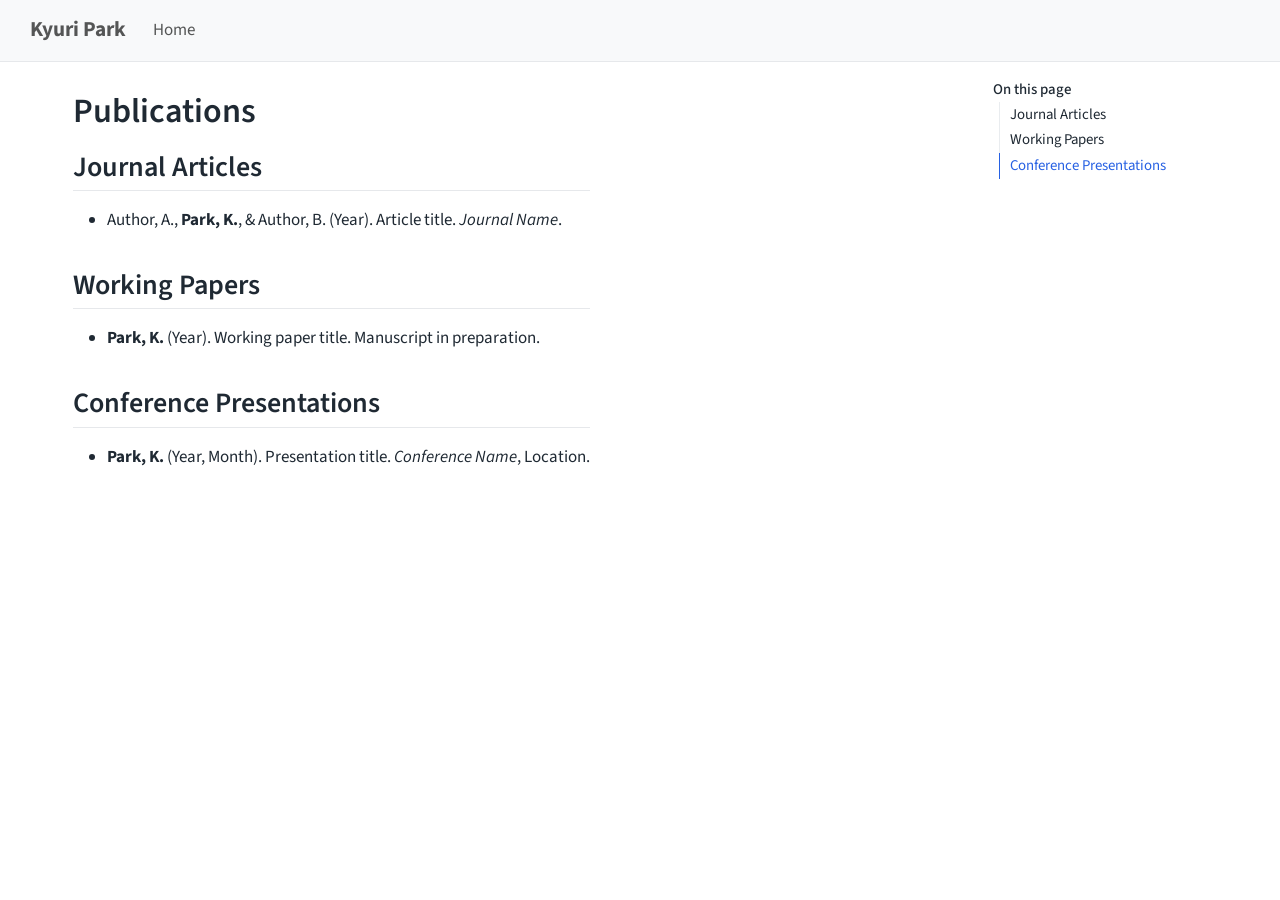
<file: publications.html>
<!DOCTYPE html>
<html xmlns="http://www.w3.org/1999/xhtml" lang="en" xml:lang="en"><head>

<meta charset="utf-8">
<meta name="generator" content="quarto-1.10.19">

<meta name="viewport" content="width=device-width, initial-scale=1.0, user-scalable=yes">


<title>Publications – Kyuri Park</title>
<style>
/* Default styles provided by pandoc.
** See https://pandoc.org/MANUAL.html#variables-for-html for config info.
*/
span.smallcaps{font-variant: small-caps;}
div.columns{display: flex; gap: 1.5em;}
div.column{flex: auto;}
@media screen {
div.columns{gap: min(4vw, 1.5em);}
div.column{overflow-x: auto;}
}
div.hanging-indent{margin-left: 1.5em; text-indent: -1.5em;}
ul.task-list{list-style: none;}
ul.task-list li input[type="checkbox"] {
  width: 0.8em;
  margin: 0 0.8em 0.2em -1em; /* quarto-specific, see https://github.com/quarto-dev/quarto-cli/issues/4556 */ 
  vertical-align: middle;
}
</style>


<script src="site_libs/quarto-nav/quarto-nav.js"></script>
<script src="site_libs/quarto-nav/headroom.min.js"></script>
<script src="site_libs/clipboard/clipboard.min.js"></script>
<script src="site_libs/quarto-search/autocomplete.umd.js"></script>
<script src="site_libs/quarto-search/fuse.min.js"></script>
<script src="site_libs/quarto-search/quarto-search.js"></script>
<meta name="quarto:offset" content="./">
<script src="site_libs/quarto-html/quarto.js" type="module"></script>
<script src="site_libs/quarto-html/tabsets/tabsets.js" type="module"></script>
<script src="site_libs/quarto-html/popper.min.js"></script>
<script src="site_libs/quarto-html/tippy.umd.min.js"></script>
<script src="site_libs/quarto-html/anchor.min.js"></script>
<link href="site_libs/quarto-html/tippy.css" rel="stylesheet">
<link href="site_libs/quarto-html/quarto-syntax-highlighting-bf27225e3a48a9273f3daa8f8e829971.css" rel="stylesheet" id="quarto-text-highlighting-styles">
<script src="site_libs/bootstrap/bootstrap.min.js"></script>
<link href="site_libs/bootstrap/bootstrap-icons.css" rel="stylesheet">
<link href="site_libs/bootstrap/bootstrap-a14d652b86e00f03abd5043129e363d4.min.css" rel="stylesheet" append-hash="true" id="quarto-bootstrap" data-mode="light">
<script id="quarto-search-options" type="application/json">{
  "location": "navbar",
  "copy-button": false,
  "collapse-after": 3,
  "panel-placement": "end",
  "type": "overlay",
  "limit": 50,
  "keyboard-shortcut": [
    "f",
    "/",
    "s"
  ],
  "show-item-context": false,
  "language": {
    "search-no-results-text": "No results",
    "search-matching-documents-text": "matching documents",
    "search-copy-link-title": "Copy link to search",
    "search-hide-matches-text": "Hide additional matches",
    "search-more-match-text": "more match in this document",
    "search-more-matches-text": "more matches in this document",
    "search-clear-button-title": "Clear",
    "search-text-placeholder": "",
    "search-detached-cancel-button-title": "Cancel",
    "search-submit-button-title": "Submit",
    "search-label": "Search"
  }
}</script>


<link rel="stylesheet" href="styles.css">
</head>

<body class="nav-fixed quarto-light">

<div id="quarto-search-results"></div>
  <header id="quarto-header" class="headroom fixed-top">
    <nav class="navbar navbar-expand-lg " data-bs-theme="dark">
      <div class="navbar-container container-fluid">
      <div class="navbar-brand-container mx-auto">
    <a class="navbar-brand" href="./index.html">
    <span class="navbar-title">Kyuri Park</span>
    </a>
  </div>
          <button class="navbar-toggler" type="button" data-bs-toggle="collapse" data-bs-target="#navbarCollapse" aria-controls="navbarCollapse" role="menu" aria-expanded="false" aria-label="Toggle navigation" onclick="if (window.quartoToggleHeadroom) { window.quartoToggleHeadroom(); }">
  <span class="navbar-toggler-icon"></span>
</button>
          <div class="collapse navbar-collapse" id="navbarCollapse">
            <ul class="navbar-nav navbar-nav-scroll me-auto">
  <li class="nav-item">
    <a class="nav-link" href="./index.html"> 
<span class="menu-text">Home</span></a>
  </li>  
</ul>
          </div> <!-- /navcollapse -->
            <div class="quarto-navbar-tools">
</div>
      </div> <!-- /container-fluid -->
    </nav>
</header>
<!-- content -->
<div id="quarto-content" class="quarto-container page-columns page-rows-contents page-layout-full page-navbar">
<!-- sidebar -->
<!-- margin-sidebar -->
    <div id="quarto-margin-sidebar" class="sidebar margin-sidebar">
        <nav id="TOC" role="doc-toc" class="toc-active">
    <h2 id="toc-title">On this page</h2>
   
  <ul>
  <li><a href="#journal-articles" id="toc-journal-articles" class="nav-link active" data-scroll-target="#journal-articles">Journal Articles</a></li>
  <li><a href="#working-papers" id="toc-working-papers" class="nav-link" data-scroll-target="#working-papers">Working Papers</a></li>
  <li><a href="#conference-presentations" id="toc-conference-presentations" class="nav-link" data-scroll-target="#conference-presentations">Conference Presentations</a></li>
  </ul>
</nav>
    </div>
<!-- main -->
<main class="content column-page-left" id="quarto-document-content">

<header id="title-block-header" class="quarto-title-block default">
<div class="quarto-title">
<h1 class="title">Publications</h1>
</div>



<div class="quarto-title-meta column-page-left">

    
  
    
  </div>
  


</header>


<section id="journal-articles" class="level2">
<h2 class="anchored" data-anchor-id="journal-articles">Journal Articles</h2>
<ul>
<li>Author, A., <strong>Park, K.</strong>, &amp; Author, B. (Year). Article title. <em>Journal Name</em>.</li>
</ul>
</section>
<section id="working-papers" class="level2">
<h2 class="anchored" data-anchor-id="working-papers">Working Papers</h2>
<ul>
<li><strong>Park, K.</strong> (Year). Working paper title. Manuscript in preparation.</li>
</ul>
</section>
<section id="conference-presentations" class="level2">
<h2 class="anchored" data-anchor-id="conference-presentations">Conference Presentations</h2>
<ul>
<li><strong>Park, K.</strong> (Year, Month). Presentation title. <em>Conference Name</em>, Location.</li>
</ul>


</section>

</main> <!-- /main -->
<script id="quarto-html-after-body" type="application/javascript">
  window.document.addEventListener("DOMContentLoaded", function (event) {
    const icon = "";
    const anchorJS = new window.AnchorJS();
    anchorJS.options = {
      placement: 'right',
      icon: icon
    };
    anchorJS.add('.anchored');
    const isCodeAnnotation = (el) => {
      for (const clz of el.classList) {
        if (clz.startsWith('code-annotation-')) {                     
          return true;
        }
      }
      return false;
    }
    const onCopySuccess = function(e) {
      // button target
      const button = e.trigger;
      // don't keep focus
      button.blur();
      // flash "checked"
      button.classList.add('code-copy-button-checked');
      var currentTitle = button.getAttribute("title");
      button.setAttribute("title", "Copied!");
      let tooltip;
      if (window.bootstrap) {
        button.setAttribute("data-bs-toggle", "tooltip");
        button.setAttribute("data-bs-placement", "left");
        button.setAttribute("data-bs-title", "Copied!");
        tooltip = new bootstrap.Tooltip(button, 
          { trigger: "manual", 
            customClass: "code-copy-button-tooltip",
            offset: [0, -8]});
        tooltip.show();    
      }
      setTimeout(function() {
        if (tooltip) {
          tooltip.hide();
          button.removeAttribute("data-bs-title");
          button.removeAttribute("data-bs-toggle");
          button.removeAttribute("data-bs-placement");
        }
        button.setAttribute("title", currentTitle);
        button.classList.remove('code-copy-button-checked');
      }, 1000);
      // clear code selection
      e.clearSelection();
    }
    const getTextToCopy = function(trigger) {
      const outerScaffold = trigger.parentElement.cloneNode(true);
      const codeEl = outerScaffold.querySelector('code');
      for (const childEl of codeEl.children) {
        if (isCodeAnnotation(childEl)) {
          childEl.remove();
        }
      }
      return codeEl.innerText;
    }
    const clipboard = new window.ClipboardJS('.code-copy-button:not([data-in-quarto-modal])', {
      text: getTextToCopy
    });
    clipboard.on('success', onCopySuccess);
    if (window.document.getElementById('quarto-embedded-source-code-modal')) {
      const clipboardModal = new window.ClipboardJS('.code-copy-button[data-in-quarto-modal]', {
        text: getTextToCopy,
        container: window.document.getElementById('quarto-embedded-source-code-modal')
      });
      clipboardModal.on('success', onCopySuccess);
    }
      var localhostRegex = new RegExp(/^(?:http|https):\/\/localhost\:?[0-9]*\//);
      var mailtoRegex = new RegExp(/^mailto:/);
        var filterRegex = new RegExp("https:\/\/kyuriparkecon\.github\.io");
      var isInternal = (href) => {
          return filterRegex.test(href) || localhostRegex.test(href) || mailtoRegex.test(href);
      }
      // Inspect non-navigation links and adorn them if external
     var links = window.document.querySelectorAll('a[href]:not(.nav-link):not(.navbar-brand):not(.toc-action):not(.sidebar-link):not(.sidebar-item-toggle):not(.pagination-link):not(.no-external):not([aria-hidden]):not(.dropdown-item):not(.quarto-navigation-tool):not(.about-link)');
      for (var i=0; i<links.length; i++) {
        const link = links[i];
        if (!isInternal(link.href)) {
          // undo the damage that might have been done by quarto-nav.js in the case of
          // links that we want to consider external
          if (link.dataset.originalHref !== undefined) {
            link.href = link.dataset.originalHref;
          }
        }
      }
    function tippyHover(el, contentFn, onTriggerFn, onUntriggerFn) {
      const config = {
        allowHTML: true,
        maxWidth: 500,
        delay: 100,
        arrow: false,
        appendTo: function(el) {
            return el.parentElement;
        },
        interactive: true,
        interactiveBorder: 10,
        theme: 'quarto',
        placement: 'bottom-start',
      };
      if (contentFn) {
        config.content = contentFn;
      }
      if (onTriggerFn) {
        config.onTrigger = onTriggerFn;
      }
      if (onUntriggerFn) {
        config.onUntrigger = onUntriggerFn;
      }
      window.tippy(el, config); 
    }
    const noterefs = window.document.querySelectorAll('a[role="doc-noteref"]');
    for (var i=0; i<noterefs.length; i++) {
      const ref = noterefs[i];
      tippyHover(ref, function() {
        // use id or data attribute instead here
        let href = ref.getAttribute('data-footnote-href') || ref.getAttribute('href');
        try { href = new URL(href).hash; } catch {}
        const id = href.replace(/^#\/?/, "");
        const note = window.document.getElementById(id);
        if (note) {
          return note.innerHTML;
        } else {
          return "";
        }
      });
    }
    const xrefs = window.document.querySelectorAll('a.quarto-xref');
    const processXRef = (id, note) => {
      // Strip column container classes
      const stripColumnClz = (el) => {
        el.classList.remove("page-full", "page-columns");
        if (el.children) {
          for (const child of el.children) {
            stripColumnClz(child);
          }
        }
      }
      stripColumnClz(note)
      if (id === null || id.startsWith('sec-')) {
        // Special case sections, only their first couple elements
        const container = document.createElement("div");
        if (note.children && note.children.length > 2) {
          container.appendChild(note.children[0].cloneNode(true));
          for (let i = 1; i < note.children.length; i++) {
            const child = note.children[i];
            if (child.tagName === "P" && child.innerText === "") {
              continue;
            } else {
              container.appendChild(child.cloneNode(true));
              break;
            }
          }
          if (window.Quarto?.typesetMath) {
            window.Quarto.typesetMath(container);
          }
          return container.innerHTML
        } else {
          if (window.Quarto?.typesetMath) {
            window.Quarto.typesetMath(note);
          }
          return note.innerHTML;
        }
      } else {
        // Remove any anchor links if they are present
        const anchorLink = note.querySelector('a.anchorjs-link');
        if (anchorLink) {
          anchorLink.remove();
        }
        if (window.Quarto?.typesetMath) {
          window.Quarto.typesetMath(note);
        }
        if (note.classList.contains("callout")) {
          return note.outerHTML;
        } else {
          return note.innerHTML;
        }
      }
    }
    for (var i=0; i<xrefs.length; i++) {
      const xref = xrefs[i];
      tippyHover(xref, undefined, function(instance) {
        instance.disable();
        let url = xref.getAttribute('href');
        let hash = undefined; 
        if (url.startsWith('#')) {
          hash = url;
        } else {
          try { hash = new URL(url).hash; } catch {}
        }
        if (hash) {
          const id = hash.replace(/^#\/?/, "");
          const note = window.document.getElementById(id);
          if (note !== null) {
            try {
              const html = processXRef(id, note.cloneNode(true));
              instance.setContent(html);
            } finally {
              instance.enable();
              instance.show();
            }
          } else {
            // See if we can fetch this
            fetch(url.split('#')[0])
            .then(res => res.text())
            .then(html => {
              const parser = new DOMParser();
              const htmlDoc = parser.parseFromString(html, "text/html");
              const note = htmlDoc.getElementById(id);
              if (note !== null) {
                const html = processXRef(id, note);
                instance.setContent(html);
              } 
            }).finally(() => {
              instance.enable();
              instance.show();
            });
          }
        } else {
          // See if we can fetch a full url (with no hash to target)
          // This is a special case and we should probably do some content thinning / targeting
          fetch(url)
          .then(res => res.text())
          .then(html => {
            const parser = new DOMParser();
            const htmlDoc = parser.parseFromString(html, "text/html");
            const note = htmlDoc.querySelector('main.content');
            if (note !== null) {
              // This should only happen for chapter cross references
              // (since there is no id in the URL)
              // remove the first header
              if (note.children.length > 0 && note.children[0].tagName === "HEADER") {
                note.children[0].remove();
              }
              const html = processXRef(null, note);
              instance.setContent(html);
            } 
          }).finally(() => {
            instance.enable();
            instance.show();
          });
        }
      }, function(instance) {
      });
    }
        let selectedAnnoteEl;
        const selectorForAnnotation = ( cell, annotation) => {
          let cellAttr = 'data-code-cell="' + cell + '"';
          let lineAttr = 'data-code-annotation="' +  annotation + '"';
          const selector = 'span[' + cellAttr + '][' + lineAttr + ']';
          return selector;
        }
        const selectCodeLines = (annoteEl) => {
          const doc = window.document;
          const targetCell = annoteEl.getAttribute("data-target-cell");
          const targetAnnotation = annoteEl.getAttribute("data-target-annotation");
          const annoteSpan = window.document.querySelector(selectorForAnnotation(targetCell, targetAnnotation));
          const lines = annoteSpan.getAttribute("data-code-lines").split(",");
          const lineIds = lines.map((line) => {
            return targetCell + "-" + line;
          })
          let top = null;
          let height = null;
          let parent = null;
          if (lineIds.length > 0) {
              //compute the position of the single el (top and bottom and make a div)
              const el = window.document.getElementById(lineIds[0]);
              top = el.offsetTop;
              height = el.offsetHeight;
              parent = el.parentElement.parentElement;
            if (lineIds.length > 1) {
              const lastEl = window.document.getElementById(lineIds[lineIds.length - 1]);
              const bottom = lastEl.offsetTop + lastEl.offsetHeight;
              height = bottom - top;
            }
            if (top !== null && height !== null && parent !== null) {
              // cook up a div (if necessary) and position it 
              let div = window.document.getElementById("code-annotation-line-highlight");
              if (div === null) {
                div = window.document.createElement("div");
                div.setAttribute("id", "code-annotation-line-highlight");
                div.style.position = 'absolute';
                parent.appendChild(div);
              }
              div.style.top = top - 2 + "px";
              div.style.height = height + 4 + "px";
              div.style.left = 0;
              let gutterDiv = window.document.getElementById("code-annotation-line-highlight-gutter");
              if (gutterDiv === null) {
                gutterDiv = window.document.createElement("div");
                gutterDiv.setAttribute("id", "code-annotation-line-highlight-gutter");
                gutterDiv.style.position = 'absolute';
                const codeCell = window.document.getElementById(targetCell);
                const gutter = codeCell.querySelector('.code-annotation-gutter');
                gutter.appendChild(gutterDiv);
              }
              gutterDiv.style.top = top - 2 + "px";
              gutterDiv.style.height = height + 4 + "px";
            }
            selectedAnnoteEl = annoteEl;
          }
        };
        const unselectCodeLines = () => {
          const elementsIds = ["code-annotation-line-highlight", "code-annotation-line-highlight-gutter"];
          elementsIds.forEach((elId) => {
            const div = window.document.getElementById(elId);
            if (div) {
              div.remove();
            }
          });
          selectedAnnoteEl = undefined;
        };
          // Handle positioning of the toggle
      window.addEventListener(
        "resize",
        throttle(() => {
          elRect = undefined;
          if (selectedAnnoteEl) {
            selectCodeLines(selectedAnnoteEl);
          }
        }, 10)
      );
      function throttle(fn, ms) {
      let throttle = false;
      let timer;
        return (...args) => {
          if(!throttle) { // first call gets through
              fn.apply(this, args);
              throttle = true;
          } else { // all the others get throttled
              if(timer) clearTimeout(timer); // cancel #2
              timer = setTimeout(() => {
                fn.apply(this, args);
                timer = throttle = false;
              }, ms);
          }
        };
      }
        // Attach click handler to the DT
        const annoteDls = window.document.querySelectorAll('dt[data-target-cell]');
        for (const annoteDlNode of annoteDls) {
          annoteDlNode.addEventListener('click', (event) => {
            const clickedEl = event.target;
            if (clickedEl !== selectedAnnoteEl) {
              unselectCodeLines();
              const activeEl = window.document.querySelector('dt[data-target-cell].code-annotation-active');
              if (activeEl) {
                activeEl.classList.remove('code-annotation-active');
              }
              selectCodeLines(clickedEl);
              clickedEl.classList.add('code-annotation-active');
            } else {
              // Unselect the line
              unselectCodeLines();
              clickedEl.classList.remove('code-annotation-active');
            }
          });
        }
    const findCites = (el) => {
      const parentEl = el.parentElement;
      if (parentEl) {
        const cites = parentEl.dataset.cites;
        if (cites) {
          return {
            el,
            cites: cites.split(' ')
          };
        } else {
          return findCites(el.parentElement)
        }
      } else {
        return undefined;
      }
    };
    var bibliorefs = window.document.querySelectorAll('a[role="doc-biblioref"]');
    for (var i=0; i<bibliorefs.length; i++) {
      const ref = bibliorefs[i];
      const citeInfo = findCites(ref);
      if (citeInfo) {
        tippyHover(citeInfo.el, function() {
          var popup = window.document.createElement('div');
          citeInfo.cites.forEach(function(cite) {
            var citeDiv = window.document.createElement('div');
            citeDiv.classList.add('hanging-indent');
            citeDiv.classList.add('csl-entry');
            var biblioDiv = window.document.getElementById('ref-' + cite);
            if (biblioDiv) {
              citeDiv.innerHTML = biblioDiv.innerHTML;
            }
            popup.appendChild(citeDiv);
          });
          return popup.innerHTML;
        });
      }
    }
  });
  </script>
</div> <!-- /content -->




</body></html>
</file>
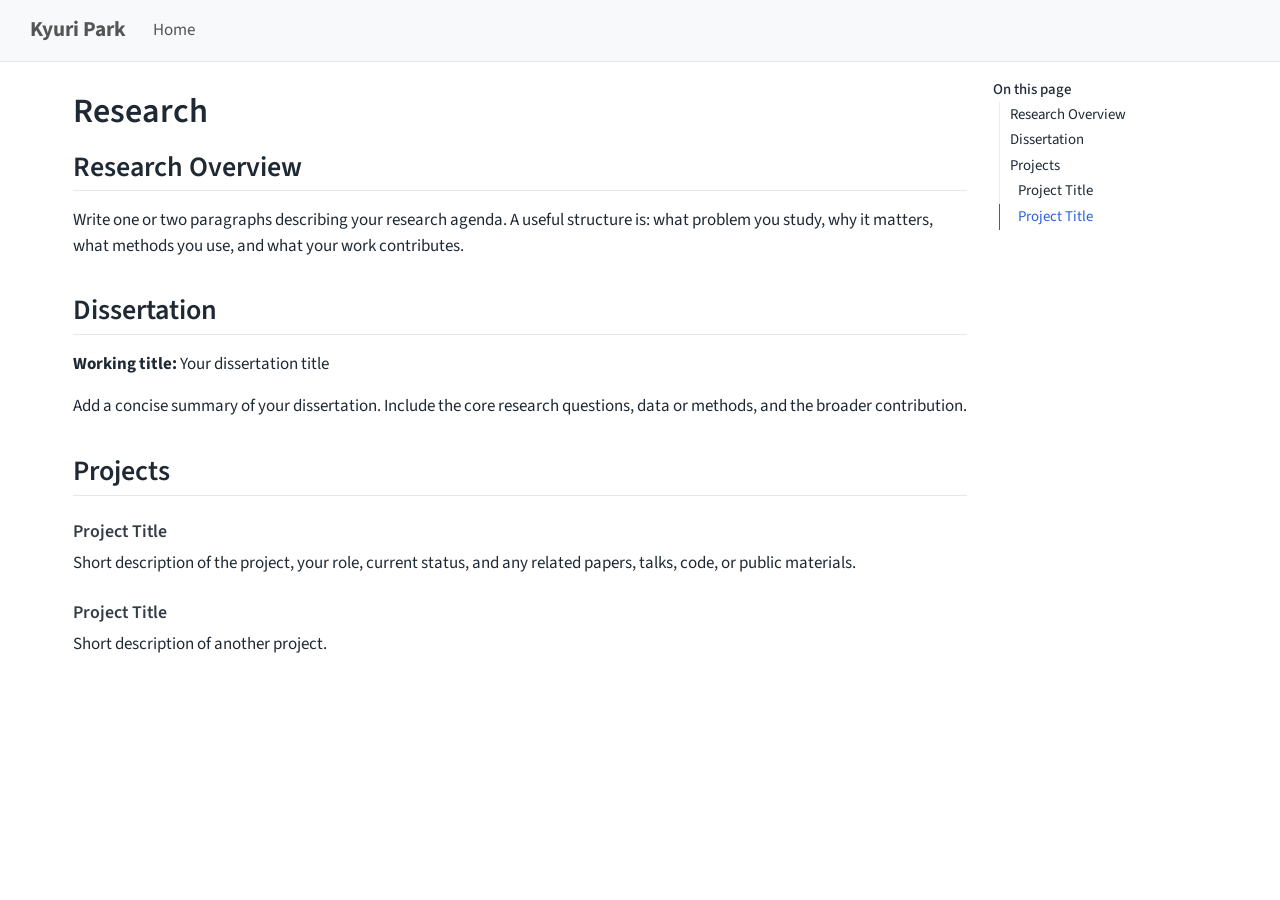
<file: research.html>
<!DOCTYPE html>
<html xmlns="http://www.w3.org/1999/xhtml" lang="en" xml:lang="en"><head>

<meta charset="utf-8">
<meta name="generator" content="quarto-1.10.19">

<meta name="viewport" content="width=device-width, initial-scale=1.0, user-scalable=yes">


<title>Research – Kyuri Park</title>
<style>
/* Default styles provided by pandoc.
** See https://pandoc.org/MANUAL.html#variables-for-html for config info.
*/
span.smallcaps{font-variant: small-caps;}
div.columns{display: flex; gap: 1.5em;}
div.column{flex: auto;}
@media screen {
div.columns{gap: min(4vw, 1.5em);}
div.column{overflow-x: auto;}
}
div.hanging-indent{margin-left: 1.5em; text-indent: -1.5em;}
ul.task-list{list-style: none;}
ul.task-list li input[type="checkbox"] {
  width: 0.8em;
  margin: 0 0.8em 0.2em -1em; /* quarto-specific, see https://github.com/quarto-dev/quarto-cli/issues/4556 */ 
  vertical-align: middle;
}
</style>


<script src="site_libs/quarto-nav/quarto-nav.js"></script>
<script src="site_libs/quarto-nav/headroom.min.js"></script>
<script src="site_libs/clipboard/clipboard.min.js"></script>
<script src="site_libs/quarto-search/autocomplete.umd.js"></script>
<script src="site_libs/quarto-search/fuse.min.js"></script>
<script src="site_libs/quarto-search/quarto-search.js"></script>
<meta name="quarto:offset" content="./">
<script src="site_libs/quarto-html/quarto.js" type="module"></script>
<script src="site_libs/quarto-html/tabsets/tabsets.js" type="module"></script>
<script src="site_libs/quarto-html/popper.min.js"></script>
<script src="site_libs/quarto-html/tippy.umd.min.js"></script>
<script src="site_libs/quarto-html/anchor.min.js"></script>
<link href="site_libs/quarto-html/tippy.css" rel="stylesheet">
<link href="site_libs/quarto-html/quarto-syntax-highlighting-bf27225e3a48a9273f3daa8f8e829971.css" rel="stylesheet" id="quarto-text-highlighting-styles">
<script src="site_libs/bootstrap/bootstrap.min.js"></script>
<link href="site_libs/bootstrap/bootstrap-icons.css" rel="stylesheet">
<link href="site_libs/bootstrap/bootstrap-a14d652b86e00f03abd5043129e363d4.min.css" rel="stylesheet" append-hash="true" id="quarto-bootstrap" data-mode="light">
<script id="quarto-search-options" type="application/json">{
  "location": "navbar",
  "copy-button": false,
  "collapse-after": 3,
  "panel-placement": "end",
  "type": "overlay",
  "limit": 50,
  "keyboard-shortcut": [
    "f",
    "/",
    "s"
  ],
  "show-item-context": false,
  "language": {
    "search-no-results-text": "No results",
    "search-matching-documents-text": "matching documents",
    "search-copy-link-title": "Copy link to search",
    "search-hide-matches-text": "Hide additional matches",
    "search-more-match-text": "more match in this document",
    "search-more-matches-text": "more matches in this document",
    "search-clear-button-title": "Clear",
    "search-text-placeholder": "",
    "search-detached-cancel-button-title": "Cancel",
    "search-submit-button-title": "Submit",
    "search-label": "Search"
  }
}</script>


<link rel="stylesheet" href="styles.css">
</head>

<body class="nav-fixed quarto-light">

<div id="quarto-search-results"></div>
  <header id="quarto-header" class="headroom fixed-top">
    <nav class="navbar navbar-expand-lg " data-bs-theme="dark">
      <div class="navbar-container container-fluid">
      <div class="navbar-brand-container mx-auto">
    <a class="navbar-brand" href="./index.html">
    <span class="navbar-title">Kyuri Park</span>
    </a>
  </div>
          <button class="navbar-toggler" type="button" data-bs-toggle="collapse" data-bs-target="#navbarCollapse" aria-controls="navbarCollapse" role="menu" aria-expanded="false" aria-label="Toggle navigation" onclick="if (window.quartoToggleHeadroom) { window.quartoToggleHeadroom(); }">
  <span class="navbar-toggler-icon"></span>
</button>
          <div class="collapse navbar-collapse" id="navbarCollapse">
            <ul class="navbar-nav navbar-nav-scroll me-auto">
  <li class="nav-item">
    <a class="nav-link" href="./index.html"> 
<span class="menu-text">Home</span></a>
  </li>  
</ul>
          </div> <!-- /navcollapse -->
            <div class="quarto-navbar-tools">
</div>
      </div> <!-- /container-fluid -->
    </nav>
</header>
<!-- content -->
<div id="quarto-content" class="quarto-container page-columns page-rows-contents page-layout-full page-navbar">
<!-- sidebar -->
<!-- margin-sidebar -->
    <div id="quarto-margin-sidebar" class="sidebar margin-sidebar">
        <nav id="TOC" role="doc-toc" class="toc-active">
    <h2 id="toc-title">On this page</h2>
   
  <ul>
  <li><a href="#research-overview" id="toc-research-overview" class="nav-link active" data-scroll-target="#research-overview">Research Overview</a></li>
  <li><a href="#dissertation" id="toc-dissertation" class="nav-link" data-scroll-target="#dissertation">Dissertation</a></li>
  <li><a href="#projects" id="toc-projects" class="nav-link" data-scroll-target="#projects">Projects</a>
  <ul class="collapse">
  <li><a href="#project-title" id="toc-project-title" class="nav-link" data-scroll-target="#project-title">Project Title</a></li>
  <li><a href="#project-title-1" id="toc-project-title-1" class="nav-link" data-scroll-target="#project-title-1">Project Title</a></li>
  </ul></li>
  </ul>
</nav>
    </div>
<!-- main -->
<main class="content column-page-left" id="quarto-document-content">

<header id="title-block-header" class="quarto-title-block default">
<div class="quarto-title">
<h1 class="title">Research</h1>
</div>



<div class="quarto-title-meta column-page-left">

    
  
    
  </div>
  


</header>


<section id="research-overview" class="level2">
<h2 class="anchored" data-anchor-id="research-overview">Research Overview</h2>
<p>Write one or two paragraphs describing your research agenda. A useful structure is: what problem you study, why it matters, what methods you use, and what your work contributes.</p>
</section>
<section id="dissertation" class="level2">
<h2 class="anchored" data-anchor-id="dissertation">Dissertation</h2>
<p><strong>Working title:</strong> Your dissertation title</p>
<p>Add a concise summary of your dissertation. Include the core research questions, data or methods, and the broader contribution.</p>
</section>
<section id="projects" class="level2">
<h2 class="anchored" data-anchor-id="projects">Projects</h2>
<section id="project-title" class="level3">
<h3 class="anchored" data-anchor-id="project-title">Project Title</h3>
<p>Short description of the project, your role, current status, and any related papers, talks, code, or public materials.</p>
</section>
<section id="project-title-1" class="level3">
<h3 class="anchored" data-anchor-id="project-title-1">Project Title</h3>
<p>Short description of another project.</p>


</section>
</section>

</main> <!-- /main -->
<script id="quarto-html-after-body" type="application/javascript">
  window.document.addEventListener("DOMContentLoaded", function (event) {
    const icon = "";
    const anchorJS = new window.AnchorJS();
    anchorJS.options = {
      placement: 'right',
      icon: icon
    };
    anchorJS.add('.anchored');
    const isCodeAnnotation = (el) => {
      for (const clz of el.classList) {
        if (clz.startsWith('code-annotation-')) {                     
          return true;
        }
      }
      return false;
    }
    const onCopySuccess = function(e) {
      // button target
      const button = e.trigger;
      // don't keep focus
      button.blur();
      // flash "checked"
      button.classList.add('code-copy-button-checked');
      var currentTitle = button.getAttribute("title");
      button.setAttribute("title", "Copied!");
      let tooltip;
      if (window.bootstrap) {
        button.setAttribute("data-bs-toggle", "tooltip");
        button.setAttribute("data-bs-placement", "left");
        button.setAttribute("data-bs-title", "Copied!");
        tooltip = new bootstrap.Tooltip(button, 
          { trigger: "manual", 
            customClass: "code-copy-button-tooltip",
            offset: [0, -8]});
        tooltip.show();    
      }
      setTimeout(function() {
        if (tooltip) {
          tooltip.hide();
          button.removeAttribute("data-bs-title");
          button.removeAttribute("data-bs-toggle");
          button.removeAttribute("data-bs-placement");
        }
        button.setAttribute("title", currentTitle);
        button.classList.remove('code-copy-button-checked');
      }, 1000);
      // clear code selection
      e.clearSelection();
    }
    const getTextToCopy = function(trigger) {
      const outerScaffold = trigger.parentElement.cloneNode(true);
      const codeEl = outerScaffold.querySelector('code');
      for (const childEl of codeEl.children) {
        if (isCodeAnnotation(childEl)) {
          childEl.remove();
        }
      }
      return codeEl.innerText;
    }
    const clipboard = new window.ClipboardJS('.code-copy-button:not([data-in-quarto-modal])', {
      text: getTextToCopy
    });
    clipboard.on('success', onCopySuccess);
    if (window.document.getElementById('quarto-embedded-source-code-modal')) {
      const clipboardModal = new window.ClipboardJS('.code-copy-button[data-in-quarto-modal]', {
        text: getTextToCopy,
        container: window.document.getElementById('quarto-embedded-source-code-modal')
      });
      clipboardModal.on('success', onCopySuccess);
    }
      var localhostRegex = new RegExp(/^(?:http|https):\/\/localhost\:?[0-9]*\//);
      var mailtoRegex = new RegExp(/^mailto:/);
        var filterRegex = new RegExp("https:\/\/kyuriparkecon\.github\.io");
      var isInternal = (href) => {
          return filterRegex.test(href) || localhostRegex.test(href) || mailtoRegex.test(href);
      }
      // Inspect non-navigation links and adorn them if external
     var links = window.document.querySelectorAll('a[href]:not(.nav-link):not(.navbar-brand):not(.toc-action):not(.sidebar-link):not(.sidebar-item-toggle):not(.pagination-link):not(.no-external):not([aria-hidden]):not(.dropdown-item):not(.quarto-navigation-tool):not(.about-link)');
      for (var i=0; i<links.length; i++) {
        const link = links[i];
        if (!isInternal(link.href)) {
          // undo the damage that might have been done by quarto-nav.js in the case of
          // links that we want to consider external
          if (link.dataset.originalHref !== undefined) {
            link.href = link.dataset.originalHref;
          }
        }
      }
    function tippyHover(el, contentFn, onTriggerFn, onUntriggerFn) {
      const config = {
        allowHTML: true,
        maxWidth: 500,
        delay: 100,
        arrow: false,
        appendTo: function(el) {
            return el.parentElement;
        },
        interactive: true,
        interactiveBorder: 10,
        theme: 'quarto',
        placement: 'bottom-start',
      };
      if (contentFn) {
        config.content = contentFn;
      }
      if (onTriggerFn) {
        config.onTrigger = onTriggerFn;
      }
      if (onUntriggerFn) {
        config.onUntrigger = onUntriggerFn;
      }
      window.tippy(el, config); 
    }
    const noterefs = window.document.querySelectorAll('a[role="doc-noteref"]');
    for (var i=0; i<noterefs.length; i++) {
      const ref = noterefs[i];
      tippyHover(ref, function() {
        // use id or data attribute instead here
        let href = ref.getAttribute('data-footnote-href') || ref.getAttribute('href');
        try { href = new URL(href).hash; } catch {}
        const id = href.replace(/^#\/?/, "");
        const note = window.document.getElementById(id);
        if (note) {
          return note.innerHTML;
        } else {
          return "";
        }
      });
    }
    const xrefs = window.document.querySelectorAll('a.quarto-xref');
    const processXRef = (id, note) => {
      // Strip column container classes
      const stripColumnClz = (el) => {
        el.classList.remove("page-full", "page-columns");
        if (el.children) {
          for (const child of el.children) {
            stripColumnClz(child);
          }
        }
      }
      stripColumnClz(note)
      if (id === null || id.startsWith('sec-')) {
        // Special case sections, only their first couple elements
        const container = document.createElement("div");
        if (note.children && note.children.length > 2) {
          container.appendChild(note.children[0].cloneNode(true));
          for (let i = 1; i < note.children.length; i++) {
            const child = note.children[i];
            if (child.tagName === "P" && child.innerText === "") {
              continue;
            } else {
              container.appendChild(child.cloneNode(true));
              break;
            }
          }
          if (window.Quarto?.typesetMath) {
            window.Quarto.typesetMath(container);
          }
          return container.innerHTML
        } else {
          if (window.Quarto?.typesetMath) {
            window.Quarto.typesetMath(note);
          }
          return note.innerHTML;
        }
      } else {
        // Remove any anchor links if they are present
        const anchorLink = note.querySelector('a.anchorjs-link');
        if (anchorLink) {
          anchorLink.remove();
        }
        if (window.Quarto?.typesetMath) {
          window.Quarto.typesetMath(note);
        }
        if (note.classList.contains("callout")) {
          return note.outerHTML;
        } else {
          return note.innerHTML;
        }
      }
    }
    for (var i=0; i<xrefs.length; i++) {
      const xref = xrefs[i];
      tippyHover(xref, undefined, function(instance) {
        instance.disable();
        let url = xref.getAttribute('href');
        let hash = undefined; 
        if (url.startsWith('#')) {
          hash = url;
        } else {
          try { hash = new URL(url).hash; } catch {}
        }
        if (hash) {
          const id = hash.replace(/^#\/?/, "");
          const note = window.document.getElementById(id);
          if (note !== null) {
            try {
              const html = processXRef(id, note.cloneNode(true));
              instance.setContent(html);
            } finally {
              instance.enable();
              instance.show();
            }
          } else {
            // See if we can fetch this
            fetch(url.split('#')[0])
            .then(res => res.text())
            .then(html => {
              const parser = new DOMParser();
              const htmlDoc = parser.parseFromString(html, "text/html");
              const note = htmlDoc.getElementById(id);
              if (note !== null) {
                const html = processXRef(id, note);
                instance.setContent(html);
              } 
            }).finally(() => {
              instance.enable();
              instance.show();
            });
          }
        } else {
          // See if we can fetch a full url (with no hash to target)
          // This is a special case and we should probably do some content thinning / targeting
          fetch(url)
          .then(res => res.text())
          .then(html => {
            const parser = new DOMParser();
            const htmlDoc = parser.parseFromString(html, "text/html");
            const note = htmlDoc.querySelector('main.content');
            if (note !== null) {
              // This should only happen for chapter cross references
              // (since there is no id in the URL)
              // remove the first header
              if (note.children.length > 0 && note.children[0].tagName === "HEADER") {
                note.children[0].remove();
              }
              const html = processXRef(null, note);
              instance.setContent(html);
            } 
          }).finally(() => {
            instance.enable();
            instance.show();
          });
        }
      }, function(instance) {
      });
    }
        let selectedAnnoteEl;
        const selectorForAnnotation = ( cell, annotation) => {
          let cellAttr = 'data-code-cell="' + cell + '"';
          let lineAttr = 'data-code-annotation="' +  annotation + '"';
          const selector = 'span[' + cellAttr + '][' + lineAttr + ']';
          return selector;
        }
        const selectCodeLines = (annoteEl) => {
          const doc = window.document;
          const targetCell = annoteEl.getAttribute("data-target-cell");
          const targetAnnotation = annoteEl.getAttribute("data-target-annotation");
          const annoteSpan = window.document.querySelector(selectorForAnnotation(targetCell, targetAnnotation));
          const lines = annoteSpan.getAttribute("data-code-lines").split(",");
          const lineIds = lines.map((line) => {
            return targetCell + "-" + line;
          })
          let top = null;
          let height = null;
          let parent = null;
          if (lineIds.length > 0) {
              //compute the position of the single el (top and bottom and make a div)
              const el = window.document.getElementById(lineIds[0]);
              top = el.offsetTop;
              height = el.offsetHeight;
              parent = el.parentElement.parentElement;
            if (lineIds.length > 1) {
              const lastEl = window.document.getElementById(lineIds[lineIds.length - 1]);
              const bottom = lastEl.offsetTop + lastEl.offsetHeight;
              height = bottom - top;
            }
            if (top !== null && height !== null && parent !== null) {
              // cook up a div (if necessary) and position it 
              let div = window.document.getElementById("code-annotation-line-highlight");
              if (div === null) {
                div = window.document.createElement("div");
                div.setAttribute("id", "code-annotation-line-highlight");
                div.style.position = 'absolute';
                parent.appendChild(div);
              }
              div.style.top = top - 2 + "px";
              div.style.height = height + 4 + "px";
              div.style.left = 0;
              let gutterDiv = window.document.getElementById("code-annotation-line-highlight-gutter");
              if (gutterDiv === null) {
                gutterDiv = window.document.createElement("div");
                gutterDiv.setAttribute("id", "code-annotation-line-highlight-gutter");
                gutterDiv.style.position = 'absolute';
                const codeCell = window.document.getElementById(targetCell);
                const gutter = codeCell.querySelector('.code-annotation-gutter');
                gutter.appendChild(gutterDiv);
              }
              gutterDiv.style.top = top - 2 + "px";
              gutterDiv.style.height = height + 4 + "px";
            }
            selectedAnnoteEl = annoteEl;
          }
        };
        const unselectCodeLines = () => {
          const elementsIds = ["code-annotation-line-highlight", "code-annotation-line-highlight-gutter"];
          elementsIds.forEach((elId) => {
            const div = window.document.getElementById(elId);
            if (div) {
              div.remove();
            }
          });
          selectedAnnoteEl = undefined;
        };
          // Handle positioning of the toggle
      window.addEventListener(
        "resize",
        throttle(() => {
          elRect = undefined;
          if (selectedAnnoteEl) {
            selectCodeLines(selectedAnnoteEl);
          }
        }, 10)
      );
      function throttle(fn, ms) {
      let throttle = false;
      let timer;
        return (...args) => {
          if(!throttle) { // first call gets through
              fn.apply(this, args);
              throttle = true;
          } else { // all the others get throttled
              if(timer) clearTimeout(timer); // cancel #2
              timer = setTimeout(() => {
                fn.apply(this, args);
                timer = throttle = false;
              }, ms);
          }
        };
      }
        // Attach click handler to the DT
        const annoteDls = window.document.querySelectorAll('dt[data-target-cell]');
        for (const annoteDlNode of annoteDls) {
          annoteDlNode.addEventListener('click', (event) => {
            const clickedEl = event.target;
            if (clickedEl !== selectedAnnoteEl) {
              unselectCodeLines();
              const activeEl = window.document.querySelector('dt[data-target-cell].code-annotation-active');
              if (activeEl) {
                activeEl.classList.remove('code-annotation-active');
              }
              selectCodeLines(clickedEl);
              clickedEl.classList.add('code-annotation-active');
            } else {
              // Unselect the line
              unselectCodeLines();
              clickedEl.classList.remove('code-annotation-active');
            }
          });
        }
    const findCites = (el) => {
      const parentEl = el.parentElement;
      if (parentEl) {
        const cites = parentEl.dataset.cites;
        if (cites) {
          return {
            el,
            cites: cites.split(' ')
          };
        } else {
          return findCites(el.parentElement)
        }
      } else {
        return undefined;
      }
    };
    var bibliorefs = window.document.querySelectorAll('a[role="doc-biblioref"]');
    for (var i=0; i<bibliorefs.length; i++) {
      const ref = bibliorefs[i];
      const citeInfo = findCites(ref);
      if (citeInfo) {
        tippyHover(citeInfo.el, function() {
          var popup = window.document.createElement('div');
          citeInfo.cites.forEach(function(cite) {
            var citeDiv = window.document.createElement('div');
            citeDiv.classList.add('hanging-indent');
            citeDiv.classList.add('csl-entry');
            var biblioDiv = window.document.getElementById('ref-' + cite);
            if (biblioDiv) {
              citeDiv.innerHTML = biblioDiv.innerHTML;
            }
            popup.appendChild(citeDiv);
          });
          return popup.innerHTML;
        });
      }
    }
  });
  </script>
</div> <!-- /content -->




</body></html>
</file>
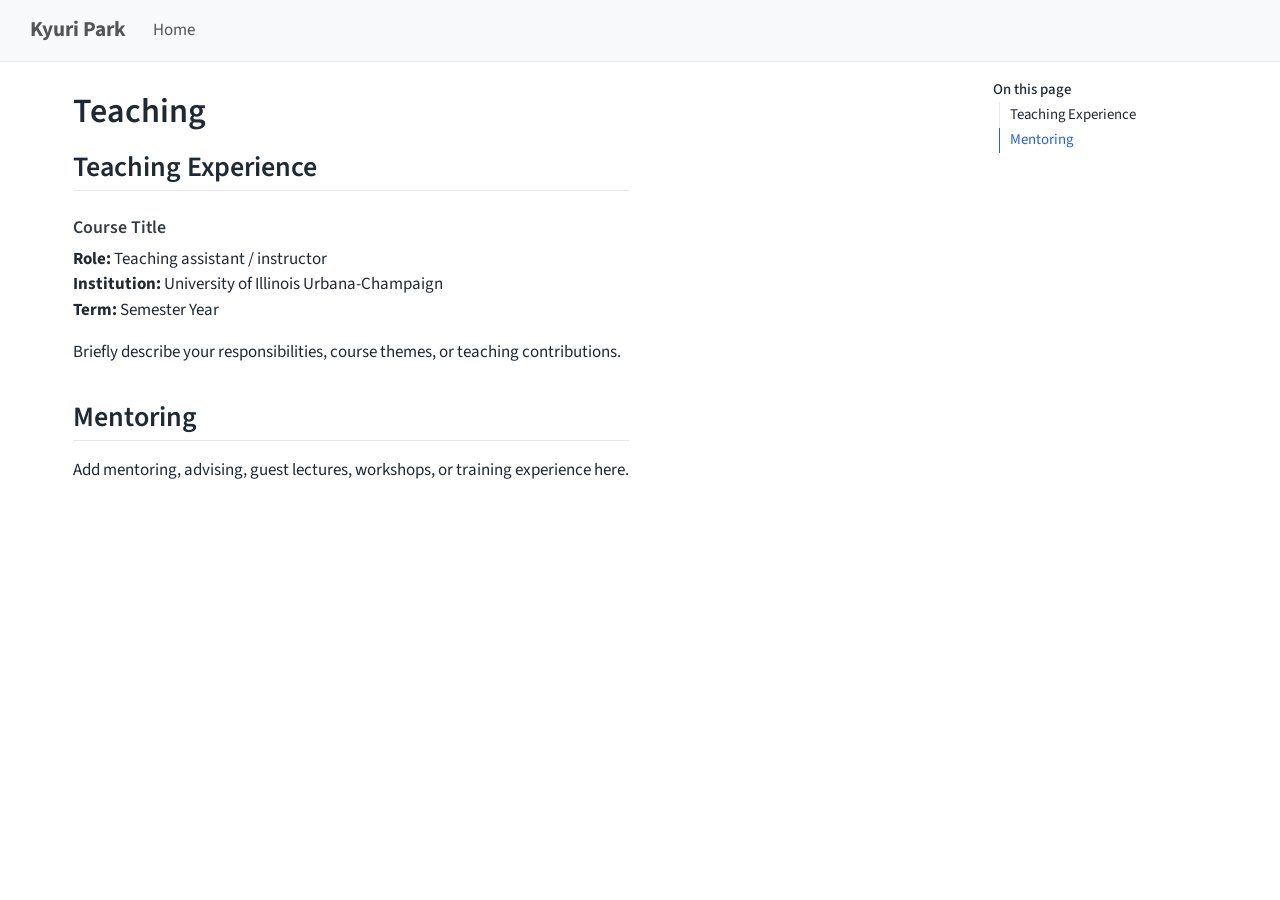
<file: teaching.html>
<!DOCTYPE html>
<html xmlns="http://www.w3.org/1999/xhtml" lang="en" xml:lang="en"><head>

<meta charset="utf-8">
<meta name="generator" content="quarto-1.10.19">

<meta name="viewport" content="width=device-width, initial-scale=1.0, user-scalable=yes">


<title>Teaching – Kyuri Park</title>
<style>
/* Default styles provided by pandoc.
** See https://pandoc.org/MANUAL.html#variables-for-html for config info.
*/
span.smallcaps{font-variant: small-caps;}
div.columns{display: flex; gap: 1.5em;}
div.column{flex: auto;}
@media screen {
div.columns{gap: min(4vw, 1.5em);}
div.column{overflow-x: auto;}
}
div.hanging-indent{margin-left: 1.5em; text-indent: -1.5em;}
ul.task-list{list-style: none;}
ul.task-list li input[type="checkbox"] {
  width: 0.8em;
  margin: 0 0.8em 0.2em -1em; /* quarto-specific, see https://github.com/quarto-dev/quarto-cli/issues/4556 */ 
  vertical-align: middle;
}
</style>


<script src="site_libs/quarto-nav/quarto-nav.js"></script>
<script src="site_libs/quarto-nav/headroom.min.js"></script>
<script src="site_libs/clipboard/clipboard.min.js"></script>
<script src="site_libs/quarto-search/autocomplete.umd.js"></script>
<script src="site_libs/quarto-search/fuse.min.js"></script>
<script src="site_libs/quarto-search/quarto-search.js"></script>
<meta name="quarto:offset" content="./">
<script src="site_libs/quarto-html/quarto.js" type="module"></script>
<script src="site_libs/quarto-html/tabsets/tabsets.js" type="module"></script>
<script src="site_libs/quarto-html/popper.min.js"></script>
<script src="site_libs/quarto-html/tippy.umd.min.js"></script>
<script src="site_libs/quarto-html/anchor.min.js"></script>
<link href="site_libs/quarto-html/tippy.css" rel="stylesheet">
<link href="site_libs/quarto-html/quarto-syntax-highlighting-bf27225e3a48a9273f3daa8f8e829971.css" rel="stylesheet" id="quarto-text-highlighting-styles">
<script src="site_libs/bootstrap/bootstrap.min.js"></script>
<link href="site_libs/bootstrap/bootstrap-icons.css" rel="stylesheet">
<link href="site_libs/bootstrap/bootstrap-a14d652b86e00f03abd5043129e363d4.min.css" rel="stylesheet" append-hash="true" id="quarto-bootstrap" data-mode="light">
<script id="quarto-search-options" type="application/json">{
  "location": "navbar",
  "copy-button": false,
  "collapse-after": 3,
  "panel-placement": "end",
  "type": "overlay",
  "limit": 50,
  "keyboard-shortcut": [
    "f",
    "/",
    "s"
  ],
  "show-item-context": false,
  "language": {
    "search-no-results-text": "No results",
    "search-matching-documents-text": "matching documents",
    "search-copy-link-title": "Copy link to search",
    "search-hide-matches-text": "Hide additional matches",
    "search-more-match-text": "more match in this document",
    "search-more-matches-text": "more matches in this document",
    "search-clear-button-title": "Clear",
    "search-text-placeholder": "",
    "search-detached-cancel-button-title": "Cancel",
    "search-submit-button-title": "Submit",
    "search-label": "Search"
  }
}</script>


<link rel="stylesheet" href="styles.css">
</head>

<body class="nav-fixed quarto-light">

<div id="quarto-search-results"></div>
  <header id="quarto-header" class="headroom fixed-top">
    <nav class="navbar navbar-expand-lg " data-bs-theme="dark">
      <div class="navbar-container container-fluid">
      <div class="navbar-brand-container mx-auto">
    <a class="navbar-brand" href="./index.html">
    <span class="navbar-title">Kyuri Park</span>
    </a>
  </div>
          <button class="navbar-toggler" type="button" data-bs-toggle="collapse" data-bs-target="#navbarCollapse" aria-controls="navbarCollapse" role="menu" aria-expanded="false" aria-label="Toggle navigation" onclick="if (window.quartoToggleHeadroom) { window.quartoToggleHeadroom(); }">
  <span class="navbar-toggler-icon"></span>
</button>
          <div class="collapse navbar-collapse" id="navbarCollapse">
            <ul class="navbar-nav navbar-nav-scroll me-auto">
  <li class="nav-item">
    <a class="nav-link" href="./index.html"> 
<span class="menu-text">Home</span></a>
  </li>  
</ul>
          </div> <!-- /navcollapse -->
            <div class="quarto-navbar-tools">
</div>
      </div> <!-- /container-fluid -->
    </nav>
</header>
<!-- content -->
<div id="quarto-content" class="quarto-container page-columns page-rows-contents page-layout-full page-navbar">
<!-- sidebar -->
<!-- margin-sidebar -->
    <div id="quarto-margin-sidebar" class="sidebar margin-sidebar">
        <nav id="TOC" role="doc-toc" class="toc-active">
    <h2 id="toc-title">On this page</h2>
   
  <ul>
  <li><a href="#teaching-experience" id="toc-teaching-experience" class="nav-link active" data-scroll-target="#teaching-experience">Teaching Experience</a>
  <ul class="collapse">
  <li><a href="#course-title" id="toc-course-title" class="nav-link" data-scroll-target="#course-title">Course Title</a></li>
  </ul></li>
  <li><a href="#mentoring" id="toc-mentoring" class="nav-link" data-scroll-target="#mentoring">Mentoring</a></li>
  </ul>
</nav>
    </div>
<!-- main -->
<main class="content column-page-left" id="quarto-document-content">

<header id="title-block-header" class="quarto-title-block default">
<div class="quarto-title">
<h1 class="title">Teaching</h1>
</div>



<div class="quarto-title-meta column-page-left">

    
  
    
  </div>
  


</header>


<section id="teaching-experience" class="level2">
<h2 class="anchored" data-anchor-id="teaching-experience">Teaching Experience</h2>
<section id="course-title" class="level3">
<h3 class="anchored" data-anchor-id="course-title">Course Title</h3>
<p><strong>Role:</strong> Teaching assistant / instructor<br>
<strong>Institution:</strong> University of Illinois Urbana-Champaign<br>
<strong>Term:</strong> Semester Year</p>
<p>Briefly describe your responsibilities, course themes, or teaching contributions.</p>
</section>
</section>
<section id="mentoring" class="level2">
<h2 class="anchored" data-anchor-id="mentoring">Mentoring</h2>
<p>Add mentoring, advising, guest lectures, workshops, or training experience here.</p>


</section>

</main> <!-- /main -->
<script id="quarto-html-after-body" type="application/javascript">
  window.document.addEventListener("DOMContentLoaded", function (event) {
    const icon = "";
    const anchorJS = new window.AnchorJS();
    anchorJS.options = {
      placement: 'right',
      icon: icon
    };
    anchorJS.add('.anchored');
    const isCodeAnnotation = (el) => {
      for (const clz of el.classList) {
        if (clz.startsWith('code-annotation-')) {                     
          return true;
        }
      }
      return false;
    }
    const onCopySuccess = function(e) {
      // button target
      const button = e.trigger;
      // don't keep focus
      button.blur();
      // flash "checked"
      button.classList.add('code-copy-button-checked');
      var currentTitle = button.getAttribute("title");
      button.setAttribute("title", "Copied!");
      let tooltip;
      if (window.bootstrap) {
        button.setAttribute("data-bs-toggle", "tooltip");
        button.setAttribute("data-bs-placement", "left");
        button.setAttribute("data-bs-title", "Copied!");
        tooltip = new bootstrap.Tooltip(button, 
          { trigger: "manual", 
            customClass: "code-copy-button-tooltip",
            offset: [0, -8]});
        tooltip.show();    
      }
      setTimeout(function() {
        if (tooltip) {
          tooltip.hide();
          button.removeAttribute("data-bs-title");
          button.removeAttribute("data-bs-toggle");
          button.removeAttribute("data-bs-placement");
        }
        button.setAttribute("title", currentTitle);
        button.classList.remove('code-copy-button-checked');
      }, 1000);
      // clear code selection
      e.clearSelection();
    }
    const getTextToCopy = function(trigger) {
      const outerScaffold = trigger.parentElement.cloneNode(true);
      const codeEl = outerScaffold.querySelector('code');
      for (const childEl of codeEl.children) {
        if (isCodeAnnotation(childEl)) {
          childEl.remove();
        }
      }
      return codeEl.innerText;
    }
    const clipboard = new window.ClipboardJS('.code-copy-button:not([data-in-quarto-modal])', {
      text: getTextToCopy
    });
    clipboard.on('success', onCopySuccess);
    if (window.document.getElementById('quarto-embedded-source-code-modal')) {
      const clipboardModal = new window.ClipboardJS('.code-copy-button[data-in-quarto-modal]', {
        text: getTextToCopy,
        container: window.document.getElementById('quarto-embedded-source-code-modal')
      });
      clipboardModal.on('success', onCopySuccess);
    }
      var localhostRegex = new RegExp(/^(?:http|https):\/\/localhost\:?[0-9]*\//);
      var mailtoRegex = new RegExp(/^mailto:/);
        var filterRegex = new RegExp("https:\/\/kyuriparkecon\.github\.io");
      var isInternal = (href) => {
          return filterRegex.test(href) || localhostRegex.test(href) || mailtoRegex.test(href);
      }
      // Inspect non-navigation links and adorn them if external
     var links = window.document.querySelectorAll('a[href]:not(.nav-link):not(.navbar-brand):not(.toc-action):not(.sidebar-link):not(.sidebar-item-toggle):not(.pagination-link):not(.no-external):not([aria-hidden]):not(.dropdown-item):not(.quarto-navigation-tool):not(.about-link)');
      for (var i=0; i<links.length; i++) {
        const link = links[i];
        if (!isInternal(link.href)) {
          // undo the damage that might have been done by quarto-nav.js in the case of
          // links that we want to consider external
          if (link.dataset.originalHref !== undefined) {
            link.href = link.dataset.originalHref;
          }
        }
      }
    function tippyHover(el, contentFn, onTriggerFn, onUntriggerFn) {
      const config = {
        allowHTML: true,
        maxWidth: 500,
        delay: 100,
        arrow: false,
        appendTo: function(el) {
            return el.parentElement;
        },
        interactive: true,
        interactiveBorder: 10,
        theme: 'quarto',
        placement: 'bottom-start',
      };
      if (contentFn) {
        config.content = contentFn;
      }
      if (onTriggerFn) {
        config.onTrigger = onTriggerFn;
      }
      if (onUntriggerFn) {
        config.onUntrigger = onUntriggerFn;
      }
      window.tippy(el, config); 
    }
    const noterefs = window.document.querySelectorAll('a[role="doc-noteref"]');
    for (var i=0; i<noterefs.length; i++) {
      const ref = noterefs[i];
      tippyHover(ref, function() {
        // use id or data attribute instead here
        let href = ref.getAttribute('data-footnote-href') || ref.getAttribute('href');
        try { href = new URL(href).hash; } catch {}
        const id = href.replace(/^#\/?/, "");
        const note = window.document.getElementById(id);
        if (note) {
          return note.innerHTML;
        } else {
          return "";
        }
      });
    }
    const xrefs = window.document.querySelectorAll('a.quarto-xref');
    const processXRef = (id, note) => {
      // Strip column container classes
      const stripColumnClz = (el) => {
        el.classList.remove("page-full", "page-columns");
        if (el.children) {
          for (const child of el.children) {
            stripColumnClz(child);
          }
        }
      }
      stripColumnClz(note)
      if (id === null || id.startsWith('sec-')) {
        // Special case sections, only their first couple elements
        const container = document.createElement("div");
        if (note.children && note.children.length > 2) {
          container.appendChild(note.children[0].cloneNode(true));
          for (let i = 1; i < note.children.length; i++) {
            const child = note.children[i];
            if (child.tagName === "P" && child.innerText === "") {
              continue;
            } else {
              container.appendChild(child.cloneNode(true));
              break;
            }
          }
          if (window.Quarto?.typesetMath) {
            window.Quarto.typesetMath(container);
          }
          return container.innerHTML
        } else {
          if (window.Quarto?.typesetMath) {
            window.Quarto.typesetMath(note);
          }
          return note.innerHTML;
        }
      } else {
        // Remove any anchor links if they are present
        const anchorLink = note.querySelector('a.anchorjs-link');
        if (anchorLink) {
          anchorLink.remove();
        }
        if (window.Quarto?.typesetMath) {
          window.Quarto.typesetMath(note);
        }
        if (note.classList.contains("callout")) {
          return note.outerHTML;
        } else {
          return note.innerHTML;
        }
      }
    }
    for (var i=0; i<xrefs.length; i++) {
      const xref = xrefs[i];
      tippyHover(xref, undefined, function(instance) {
        instance.disable();
        let url = xref.getAttribute('href');
        let hash = undefined; 
        if (url.startsWith('#')) {
          hash = url;
        } else {
          try { hash = new URL(url).hash; } catch {}
        }
        if (hash) {
          const id = hash.replace(/^#\/?/, "");
          const note = window.document.getElementById(id);
          if (note !== null) {
            try {
              const html = processXRef(id, note.cloneNode(true));
              instance.setContent(html);
            } finally {
              instance.enable();
              instance.show();
            }
          } else {
            // See if we can fetch this
            fetch(url.split('#')[0])
            .then(res => res.text())
            .then(html => {
              const parser = new DOMParser();
              const htmlDoc = parser.parseFromString(html, "text/html");
              const note = htmlDoc.getElementById(id);
              if (note !== null) {
                const html = processXRef(id, note);
                instance.setContent(html);
              } 
            }).finally(() => {
              instance.enable();
              instance.show();
            });
          }
        } else {
          // See if we can fetch a full url (with no hash to target)
          // This is a special case and we should probably do some content thinning / targeting
          fetch(url)
          .then(res => res.text())
          .then(html => {
            const parser = new DOMParser();
            const htmlDoc = parser.parseFromString(html, "text/html");
            const note = htmlDoc.querySelector('main.content');
            if (note !== null) {
              // This should only happen for chapter cross references
              // (since there is no id in the URL)
              // remove the first header
              if (note.children.length > 0 && note.children[0].tagName === "HEADER") {
                note.children[0].remove();
              }
              const html = processXRef(null, note);
              instance.setContent(html);
            } 
          }).finally(() => {
            instance.enable();
            instance.show();
          });
        }
      }, function(instance) {
      });
    }
        let selectedAnnoteEl;
        const selectorForAnnotation = ( cell, annotation) => {
          let cellAttr = 'data-code-cell="' + cell + '"';
          let lineAttr = 'data-code-annotation="' +  annotation + '"';
          const selector = 'span[' + cellAttr + '][' + lineAttr + ']';
          return selector;
        }
        const selectCodeLines = (annoteEl) => {
          const doc = window.document;
          const targetCell = annoteEl.getAttribute("data-target-cell");
          const targetAnnotation = annoteEl.getAttribute("data-target-annotation");
          const annoteSpan = window.document.querySelector(selectorForAnnotation(targetCell, targetAnnotation));
          const lines = annoteSpan.getAttribute("data-code-lines").split(",");
          const lineIds = lines.map((line) => {
            return targetCell + "-" + line;
          })
          let top = null;
          let height = null;
          let parent = null;
          if (lineIds.length > 0) {
              //compute the position of the single el (top and bottom and make a div)
              const el = window.document.getElementById(lineIds[0]);
              top = el.offsetTop;
              height = el.offsetHeight;
              parent = el.parentElement.parentElement;
            if (lineIds.length > 1) {
              const lastEl = window.document.getElementById(lineIds[lineIds.length - 1]);
              const bottom = lastEl.offsetTop + lastEl.offsetHeight;
              height = bottom - top;
            }
            if (top !== null && height !== null && parent !== null) {
              // cook up a div (if necessary) and position it 
              let div = window.document.getElementById("code-annotation-line-highlight");
              if (div === null) {
                div = window.document.createElement("div");
                div.setAttribute("id", "code-annotation-line-highlight");
                div.style.position = 'absolute';
                parent.appendChild(div);
              }
              div.style.top = top - 2 + "px";
              div.style.height = height + 4 + "px";
              div.style.left = 0;
              let gutterDiv = window.document.getElementById("code-annotation-line-highlight-gutter");
              if (gutterDiv === null) {
                gutterDiv = window.document.createElement("div");
                gutterDiv.setAttribute("id", "code-annotation-line-highlight-gutter");
                gutterDiv.style.position = 'absolute';
                const codeCell = window.document.getElementById(targetCell);
                const gutter = codeCell.querySelector('.code-annotation-gutter');
                gutter.appendChild(gutterDiv);
              }
              gutterDiv.style.top = top - 2 + "px";
              gutterDiv.style.height = height + 4 + "px";
            }
            selectedAnnoteEl = annoteEl;
          }
        };
        const unselectCodeLines = () => {
          const elementsIds = ["code-annotation-line-highlight", "code-annotation-line-highlight-gutter"];
          elementsIds.forEach((elId) => {
            const div = window.document.getElementById(elId);
            if (div) {
              div.remove();
            }
          });
          selectedAnnoteEl = undefined;
        };
          // Handle positioning of the toggle
      window.addEventListener(
        "resize",
        throttle(() => {
          elRect = undefined;
          if (selectedAnnoteEl) {
            selectCodeLines(selectedAnnoteEl);
          }
        }, 10)
      );
      function throttle(fn, ms) {
      let throttle = false;
      let timer;
        return (...args) => {
          if(!throttle) { // first call gets through
              fn.apply(this, args);
              throttle = true;
          } else { // all the others get throttled
              if(timer) clearTimeout(timer); // cancel #2
              timer = setTimeout(() => {
                fn.apply(this, args);
                timer = throttle = false;
              }, ms);
          }
        };
      }
        // Attach click handler to the DT
        const annoteDls = window.document.querySelectorAll('dt[data-target-cell]');
        for (const annoteDlNode of annoteDls) {
          annoteDlNode.addEventListener('click', (event) => {
            const clickedEl = event.target;
            if (clickedEl !== selectedAnnoteEl) {
              unselectCodeLines();
              const activeEl = window.document.querySelector('dt[data-target-cell].code-annotation-active');
              if (activeEl) {
                activeEl.classList.remove('code-annotation-active');
              }
              selectCodeLines(clickedEl);
              clickedEl.classList.add('code-annotation-active');
            } else {
              // Unselect the line
              unselectCodeLines();
              clickedEl.classList.remove('code-annotation-active');
            }
          });
        }
    const findCites = (el) => {
      const parentEl = el.parentElement;
      if (parentEl) {
        const cites = parentEl.dataset.cites;
        if (cites) {
          return {
            el,
            cites: cites.split(' ')
          };
        } else {
          return findCites(el.parentElement)
        }
      } else {
        return undefined;
      }
    };
    var bibliorefs = window.document.querySelectorAll('a[role="doc-biblioref"]');
    for (var i=0; i<bibliorefs.length; i++) {
      const ref = bibliorefs[i];
      const citeInfo = findCites(ref);
      if (citeInfo) {
        tippyHover(citeInfo.el, function() {
          var popup = window.document.createElement('div');
          citeInfo.cites.forEach(function(cite) {
            var citeDiv = window.document.createElement('div');
            citeDiv.classList.add('hanging-indent');
            citeDiv.classList.add('csl-entry');
            var biblioDiv = window.document.getElementById('ref-' + cite);
            if (biblioDiv) {
              citeDiv.innerHTML = biblioDiv.innerHTML;
            }
            popup.appendChild(citeDiv);
          });
          return popup.innerHTML;
        });
      }
    }
  });
  </script>
</div> <!-- /content -->




</body></html>
</file>
<file: site_libs/quarto-html/tippy.css>
.tippy-box[data-animation=fade][data-state=hidden]{opacity:0}[data-tippy-root]{max-width:calc(100vw - 10px)}.tippy-box{position:relative;background-color:#333;color:#fff;border-radius:4px;font-size:14px;line-height:1.4;white-space:normal;outline:0;transition-property:transform,visibility,opacity}.tippy-box[data-placement^=top]>.tippy-arrow{bottom:0}.tippy-box[data-placement^=top]>.tippy-arrow:before{bottom:-7px;left:0;border-width:8px 8px 0;border-top-color:initial;transform-origin:center top}.tippy-box[data-placement^=bottom]>.tippy-arrow{top:0}.tippy-box[data-placement^=bottom]>.tippy-arrow:before{top:-7px;left:0;border-width:0 8px 8px;border-bottom-color:initial;transform-origin:center bottom}.tippy-box[data-placement^=left]>.tippy-arrow{right:0}.tippy-box[data-placement^=left]>.tippy-arrow:before{border-width:8px 0 8px 8px;border-left-color:initial;right:-7px;transform-origin:center left}.tippy-box[data-placement^=right]>.tippy-arrow{left:0}.tippy-box[data-placement^=right]>.tippy-arrow:before{left:-7px;border-width:8px 8px 8px 0;border-right-color:initial;transform-origin:center right}.tippy-box[data-inertia][data-state=visible]{transition-timing-function:cubic-bezier(.54,1.5,.38,1.11)}.tippy-arrow{width:16px;height:16px;color:#333}.tippy-arrow:before{content:"";position:absolute;border-color:transparent;border-style:solid}.tippy-content{position:relative;padding:5px 9px;z-index:1}
</file>
<file: site_libs/quarto-html/quarto-syntax-highlighting-bf27225e3a48a9273f3daa8f8e829971.css>
/* quarto syntax highlight colors */
:root {
  --quarto-hl-ot-color: #003B4F;
  --quarto-hl-at-color: #657422;
  --quarto-hl-ss-color: #20794D;
  --quarto-hl-an-color: #5E5E5E;
  --quarto-hl-fu-color: #4758AB;
  --quarto-hl-st-color: #20794D;
  --quarto-hl-cf-color: #003B4F;
  --quarto-hl-op-color: #5E5E5E;
  --quarto-hl-er-color: #AD0000;
  --quarto-hl-bn-color: #AD0000;
  --quarto-hl-al-color: #AD0000;
  --quarto-hl-va-color: #111111;
  --quarto-hl-bu-color: inherit;
  --quarto-hl-ex-color: inherit;
  --quarto-hl-pp-color: #AD0000;
  --quarto-hl-in-color: #5E5E5E;
  --quarto-hl-vs-color: #20794D;
  --quarto-hl-wa-color: #5E5E5E;
  --quarto-hl-do-color: #5E5E5E;
  --quarto-hl-im-color: #00769E;
  --quarto-hl-ch-color: #20794D;
  --quarto-hl-dt-color: #AD0000;
  --quarto-hl-fl-color: #AD0000;
  --quarto-hl-co-color: #5E5E5E;
  --quarto-hl-cv-color: #5E5E5E;
  --quarto-hl-cn-color: #8f5902;
  --quarto-hl-sc-color: #5E5E5E;
  --quarto-hl-dv-color: #AD0000;
  --quarto-hl-kw-color: #003B4F;
}

/* other quarto variables */
:root {
  --quarto-font-monospace: SFMono-Regular, Menlo, Monaco, Consolas, "Liberation Mono", "Courier New", monospace;
}

/* syntax highlight based on Pandoc's rules */
pre > code.sourceCode > span {
  color: #003B4F;
}

code.sourceCode > span {
  color: #003B4F;
}

div.sourceCode,
div.sourceCode pre.sourceCode {
  color: #003B4F;
}

/* Normal */
code span {
  color: #003B4F;
}

/* Alert */
code span.al {
  color: #AD0000;
  font-style: inherit;
}

/* Annotation */
code span.an {
  color: #5E5E5E;
  font-style: inherit;
}

/* Attribute */
code span.at {
  color: #657422;
  font-style: inherit;
}

/* BaseN */
code span.bn {
  color: #AD0000;
  font-style: inherit;
}

/* BuiltIn */
code span.bu {
  font-style: inherit;
}

/* ControlFlow */
code span.cf {
  color: #003B4F;
  font-weight: bold;
  font-style: inherit;
}

/* Char */
code span.ch {
  color: #20794D;
  font-style: inherit;
}

/* Constant */
code span.cn {
  color: #8f5902;
  font-style: inherit;
}

/* Comment */
code span.co {
  color: #5E5E5E;
  font-style: inherit;
}

/* CommentVar */
code span.cv {
  color: #5E5E5E;
  font-style: italic;
}

/* Documentation */
code span.do {
  color: #5E5E5E;
  font-style: italic;
}

/* DataType */
code span.dt {
  color: #AD0000;
  font-style: inherit;
}

/* DecVal */
code span.dv {
  color: #AD0000;
  font-style: inherit;
}

/* Error */
code span.er {
  color: #AD0000;
  font-style: inherit;
}

/* Extension */
code span.ex {
  font-style: inherit;
}

/* Float */
code span.fl {
  color: #AD0000;
  font-style: inherit;
}

/* Function */
code span.fu {
  color: #4758AB;
  font-style: inherit;
}

/* Import */
code span.im {
  color: #00769E;
  font-style: inherit;
}

/* Information */
code span.in {
  color: #5E5E5E;
  font-style: inherit;
}

/* Keyword */
code span.kw {
  color: #003B4F;
  font-weight: bold;
  font-style: inherit;
}

/* Operator */
code span.op {
  color: #5E5E5E;
  font-style: inherit;
}

/* Other */
code span.ot {
  color: #003B4F;
  font-style: inherit;
}

/* Preprocessor */
code span.pp {
  color: #AD0000;
  font-style: inherit;
}

/* SpecialChar */
code span.sc {
  color: #5E5E5E;
  font-style: inherit;
}

/* SpecialString */
code span.ss {
  color: #20794D;
  font-style: inherit;
}

/* String */
code span.st {
  color: #20794D;
  font-style: inherit;
}

/* Variable */
code span.va {
  color: #111111;
  font-style: inherit;
}

/* VerbatimString */
code span.vs {
  color: #20794D;
  font-style: inherit;
}

/* Warning */
code span.wa {
  color: #5E5E5E;
  font-style: italic;
}

.prevent-inlining {
  content: "</";
}

/*# sourceMappingURL=8be38f48d34c45af72792cbd699585e7.css.map */
</file>
<file: styles.css>
:root {
  --brand-blue: #13294b;
  --brand-orange: #ff5f05;
  --ink: #1f2933;
  --muted: #5b6572;
  --surface: #f7f8fa;
}

body {
  color: var(--ink);
}

a {
  color: var(--brand-blue);
}

a:hover {
  color: var(--brand-orange);
}

.navbar {
  border-bottom: 1px solid #e6e8eb;
}

.navbar-title {
  font-weight: 700;
}

#title-block-header,
.quarto-title,
.quarto-title h1,
main.content {
  text-align: left;
  margin-left: 0;
  margin-right: auto;
}

.quarto-title h1,
h1,
h2,
h3 {
  letter-spacing: 0;
}

h2 {
  border-bottom: 1px solid #e6e8eb;
  padding-bottom: 0.35rem;
}

h3 {
  font-size: 1.05rem;
}

main.content {
  max-width: 900px;
}

.cv-entry {
  margin-bottom: 0.85rem;
}

.cv-main {
  color: #111827;
  font-weight: 500;
}

.paper-main {
  font-weight: 550;
}

.cv-detail {
  font-size: 0.95rem;
}

.muted-note {
  display: none;
}

.institution-label {
  display: block;
  font-weight: 500;
  margin-bottom: 1rem;
}

.profile-header {
  display: grid;
  grid-template-columns: 210px minmax(0, 1fr);
  gap: 2rem;
  align-items: start;
  margin-bottom: 2rem;
}

.profile-photo {
  width: 210px;
  aspect-ratio: 1;
  object-fit: cover;
  border-radius: 4px;
}

.profile-text h1 {
  margin-top: 0;
}

.rating-note {
  margin-left: 0;
  margin-top: -0.6rem;
  margin-bottom: 0.6rem;
}

.page-footer {
  color: var(--muted);
}

@media (max-width: 700px) {
  .profile-header {
    grid-template-columns: 1fr;
    gap: 1rem;
  }
}
</file>
